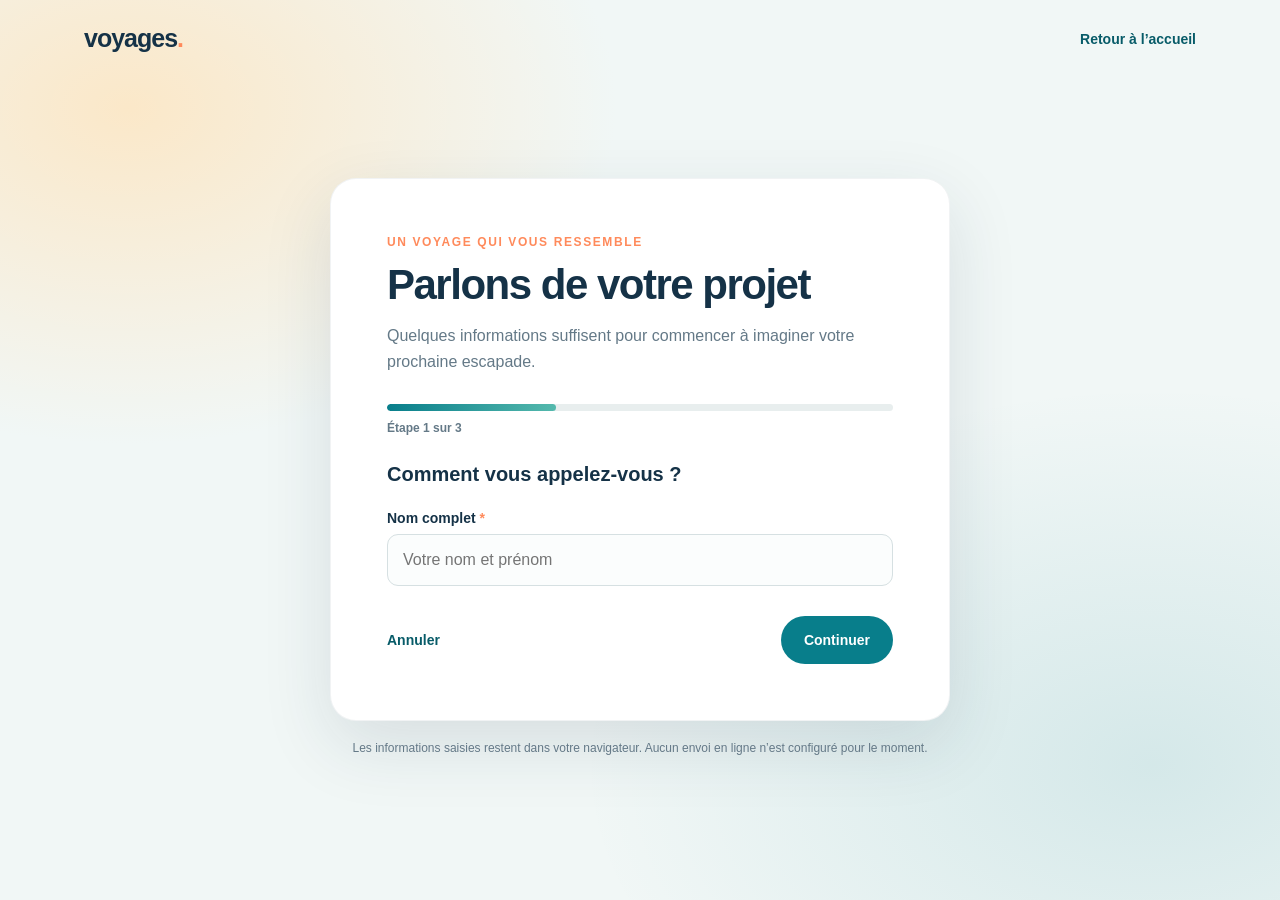
<file: formulaire/index.html>
<!DOCTYPE html>
<html lang="fr">
<head>
    <meta charset="UTF-8">
    <meta name="viewport" content="width=device-width, initial-scale=1.0">
    <meta name="description" content="Préparez votre demande de voyage en quelques étapes.">
    <title>Préparer mon voyage — Voyages</title>
    <link rel="stylesheet" href="style.css">
</head>
<body>
    <header class="booking-header">
        <a class="brand" href="../pages/index.php">voyages<span>.</span></a>
        <a class="back-link" href="../pages/index.php">Retour à l’accueil</a>
    </header>

    <main class="booking-shell">
        <section class="booking-card" aria-labelledby="booking-title">
            <p class="eyebrow">Un voyage qui vous ressemble</p>
            <h1 id="booking-title">Parlons de votre projet</h1>
            <p class="intro">Quelques informations suffisent pour commencer à imaginer votre prochaine escapade.</p>

            <div class="progress-track" role="progressbar" aria-label="Progression du formulaire" aria-valuemin="1" aria-valuemax="3" aria-valuenow="1">
                <div class="progress" id="progress"></div>
            </div>
            <p class="step-count" id="step-count" aria-live="polite">Étape 1 sur 3</p>

            <form id="booking-form" novalidate>
                <section class="step active" aria-labelledby="step1-title">
                    <h2 id="step1-title">Comment vous appelez-vous ?</h2>
                    <label for="name">Nom complet <span>*</span></label>
                    <input type="text" id="name" name="name" autocomplete="name" placeholder="Votre nom et prénom" required>
                    <div class="step-actions">
                        <a class="text-link" href="../pages/index.php">Annuler</a>
                        <button type="button" class="button next">Continuer</button>
                    </div>
                </section>

                <section class="step" aria-labelledby="step2-title" hidden>
                    <h2 id="step2-title">Comment vous joindre ?</h2>
                    <label for="email">Adresse e-mail <span>*</span></label>
                    <input type="email" id="email" name="email" autocomplete="email" placeholder="vous@exemple.fr" required>
                    <div class="step-actions">
                        <button type="button" class="button button-secondary prev">Retour</button>
                        <button type="button" class="button next">Continuer</button>
                    </div>
                </section>

                <section class="step" aria-labelledby="step3-title" hidden>
                    <h2 id="step3-title">Un numéro pour vous rappeler ?</h2>
                    <label for="phone">Téléphone <span>*</span></label>
                    <input type="tel" id="phone" name="phone" autocomplete="tel" placeholder="06 00 00 00 00" required>
                    <div class="step-actions">
                        <button type="button" class="button button-secondary prev">Retour</button>
                        <button type="submit" class="button">Terminer</button>
                    </div>
                </section>
                <p class="form-status" id="form-status" role="status" hidden></p>
            </form>
        </section>
        <p class="privacy-note">Les informations saisies restent dans votre navigateur. Aucun envoi en ligne n’est configuré pour le moment.</p>
    </main>
    <script src="formulaire.js"></script>
</body>
</html>
</file>
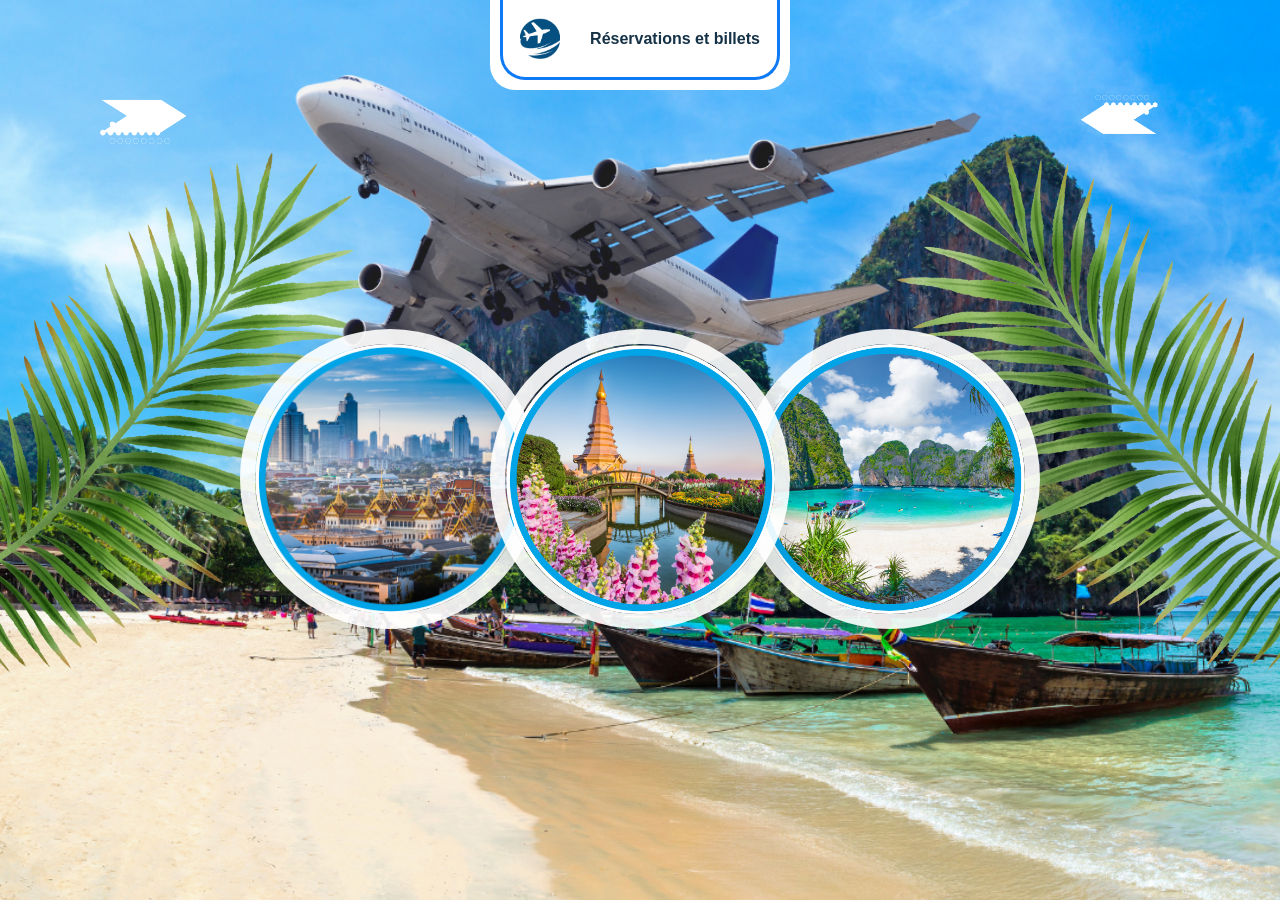
<file: pages/fiche_voyage.html>
<!DOCTYPE html>
<html lang="fr">

<head>
    <meta charset="UTF-8">
    <meta name="viewport" content="width=device-width, initial-scale=1.0">
    <meta name="description" content="Un aperçu de vos prochaines destinations et de vos billets de voyage.">
    <link rel="stylesheet" href="../css/fiche.css">
    <title>Réservations et billets — Voyages</title>
</head>

<body>
    <div class="bgi">
        <div class="tcenter">
            <div class="fwhite">
                <img src="../images/1c.png" alt="mini avion">
                <p>Réservations et billets</p>
            </div>
        </div>
        <div class="d_arrows" aria-hidden="true">
            <img src="../images/11c.png" alt="">
            <img src="../images/12c.png" alt="">
        </div>
        <div class="avion">
            <img src="../images/2c.png" alt="avion">
        </div>
        <div class="T_images">
            <div class="p_rel"><img src="../images/8c.png" alt="ville"></div>
            <div class="p_abs"><img src="../images/9c.png" alt="city"></div>
            <div class="p_norm"><img src="../images/10c.png" alt="country"></div>
        </div>

        <div class="palme1" aria-hidden="true"><img src="../images/3c.png" alt=""></div>
        <div class="palme2" aria-hidden="true"><img src="../images/4c.png" alt=""></div>

    </div>
</body>

</html>
</file>
<file: formulaire/style.css>
:root {
  --ink: #153247;
  --muted: #647987;
  --blue: #087e8b;
  --blue-dark: #075b68;
  --coral: #ff8a5b;
  --surface: #fff;
  --page: #f1f7f6;
}

* {
  box-sizing: border-box;
}

body {
  min-height: 100vh;
  margin: 0;
  padding: 0;
  background:
    radial-gradient(ellipse at 10% 12%, rgba(255, 226, 183, 0.72), transparent 30%),
    radial-gradient(ellipse at 90% 85%, rgba(8, 126, 139, 0.12), transparent 35%),
    var(--page);
  color: var(--ink);
  font-family: "Segoe UI", Arial, sans-serif;
}

.booking-header {
  display: flex;
  align-items: center;
  justify-content: space-between;
  max-width: 1160px;
  margin: auto;
  padding: 24px;
}

.brand {
  color: var(--ink);
  font-size: 25px;
  font-weight: 800;
  letter-spacing: -1px;
  text-decoration: none;
}

.brand span,
.eyebrow,
label span {
  color: var(--coral);
}

.back-link,
.text-link {
  color: var(--blue-dark);
  font-size: 14px;
  font-weight: 650;
  text-decoration: none;
}

.back-link:hover,
.text-link:hover {
  text-decoration: underline;
}

.booking-shell {
  display: grid;
  min-height: calc(100vh - 78px);
  align-content: center;
  justify-items: center;
  padding: 20px 24px 60px;
}

.booking-card {
  width: min(100%, 620px);
  padding: clamp(26px, 6vw, 56px);
  border: 1px solid rgba(21, 50, 71, 0.06);
  border-radius: 26px;
  background: var(--surface);
  box-shadow: 0 24px 70px rgba(21, 50, 71, 0.12);
}

.eyebrow {
  margin: 0 0 12px;
  font-size: 12px;
  font-weight: 800;
  letter-spacing: 1.6px;
  text-transform: uppercase;
}

h1 {
  margin: 0;
  font-size: clamp(30px, 5vw, 42px);
  letter-spacing: -1.5px;
}

.intro {
  margin: 14px 0 28px;
  color: var(--muted);
  line-height: 1.65;
}

.progress-track {
  height: 7px;
  overflow: hidden;
  border-radius: 8px;
  background: #e8eeee;
}

.progress {
  width: 0;
  height: 100%;
  border-radius: inherit;
  background: linear-gradient(90deg, var(--blue), #54b9ad);
  transition: width 220ms ease;
}

.step-count {
  margin: 10px 0 28px;
  color: var(--muted);
  font-size: 12px;
  font-weight: 650;
}

.step[hidden] {
  display: none;
}

.step h2 {
  margin: 0 0 24px;
  font-size: 20px;
}

.step label {
  display: block;
  margin-bottom: 8px;
  font-size: 14px;
  font-weight: 700;
}

.step input {
  width: 100%;
  min-height: 52px;
  padding: 13px 15px;
  border: 1px solid #d6e0e2;
  border-radius: 11px;
  background: #fbfdfd;
  color: var(--ink);
  font: inherit;
  outline: 0;
}

.step input:focus {
  border-color: var(--blue);
  box-shadow: 0 0 0 3px rgba(8, 126, 139, 0.12);
}

.step-actions {
  display: flex;
  align-items: center;
  justify-content: space-between;
  gap: 16px;
  margin-top: 30px;
}

.button {
  min-height: 48px;
  padding: 0 23px;
  border: 0;
  border-radius: 999px;
  background: var(--blue);
  color: white;
  font: 700 14px "Segoe UI", Arial, sans-serif;
  cursor: pointer;
  transition: background 180ms ease, transform 180ms ease;
}

.button:hover {
  transform: translateY(-1px);
  background: var(--blue-dark);
}

.button-secondary {
  border: 1px solid #d6e0e2;
  background: white;
  color: var(--ink);
}

.button-secondary:hover {
  background: #f1f7f6;
  color: var(--ink);
}

.form-status {
  margin: 20px 0 0;
  padding: 14px;
  border-radius: 10px;
  background: #fff3df;
  color: var(--blue-dark);
  font-size: 14px;
  line-height: 1.5;
}

.privacy-note {
  max-width: 590px;
  margin: 18px 0 0;
  color: var(--muted);
  font-size: 12px;
  line-height: 1.6;
  text-align: center;
}

:focus-visible {
  outline: 3px solid #ffbd8b;
  outline-offset: 3px;
}

@media (max-width: 520px) {
  .booking-header {
    padding: 18px;
  }

  .booking-shell {
    min-height: auto;
    padding: 15px 16px 38px;
  }

  .booking-card {
    padding: 26px 22px;
    border-radius: 20px;
  }

  .step-actions {
    align-items: stretch;
  }

  .step-actions .button {
    padding: 0 16px;
  }
}

@media (prefers-reduced-motion: reduce) {
  *,
  *::before,
  *::after {
    transition-duration: 0.01ms !important;
  }
}
</file>
<file: css/fiche.css>
*{
    margin: 0;
    padding: 0;
    box-sizing: border-box;
}
.bgi{
    background-image: url("../images/5.png");
    background-repeat: no-repeat;
    background-size: cover;
    background-position: center;
    width: 100%;
    height: 100vh;
}
.tcenter{
 background-color: #fff;
 border-radius: 25px;
 border-top-right-radius: 0;
 border-top-left-radius: 0;
 width: 300px;
 height: 90px;
 margin: 0 auto;
 padding: 10px;
 padding-top: 0;
}
.fwhite{
    border: 3px solid rgb(14, 122, 245);
    border-top: 0;
    display: flex;
    align-items: center;
    justify-content: center;
    border-radius: 25px;
    border-top-left-radius: 0;
    border-top-right-radius: 0;
    height: 80px;
  
}
.fwhite img{
 width:40px;
 margin-right: 30px;
}

.d_arrows{
    display: flex; 
    align-items: center;
    justify-content: space-between;
    padding: 0 100px;
}
.d_arrows img{
    width: 100px;
}
.avion{
    /* background-color: orange; */
    width: 700px;
    margin: 0 auto;
    margin-top: -130px;
    
}
.T_images{
    position: relative;
    display: flex;
    justify-content: space-between;
    width:800px ;
    /* background-color: red; */
    margin: 0 auto;
    margin-top: -50px;
 
}
.T_images img{
    width: 300px;
}
/* .p_abs{
    width:305px;
  
} */
.p_rel img{
    position: relative;
   
}
.p_abs {
    position: absolute;
    z-index: 1;
    left: 250px;
}
.p_norm img{
    position: relative;
}
.p_rel, .p_abs, .p_norm{
    border-radius: 50%;
    border: 15px solid rgb(95, 149, 250);
    display: flex;
    justify-content: center;
    align-items: center;
}
.palme1{
    position: absolute;
    top: 150px;
    left: -150px;
    width: 700px;
}
.palme2{
    position: absolute;
    top: 150px;
    right: -150px;

}

body {
    min-width: 320px;
    overflow-x: hidden;
    font-family: "Segoe UI", Arial, sans-serif;
}
.bgi {
    position: relative;
    min-height: 100vh;
    height: auto;
    overflow: hidden;
    padding-bottom: 48px;
}
.fwhite p {
    color: #153247;
    font-weight: 700;
}
.avion img {
    display: block;
    width: 100%;
    height: auto;
}
.T_images {
    width: min(800px, 94vw);
    align-items: center;
}
.T_images img {
    max-width: 100%;
    height: auto;
}
.p_rel, .p_abs, .p_norm {
    width: min(300px, 38vw);
    height: min(300px, 38vw);
    overflow: hidden;
    border-color: rgba(255, 255, 255, .9);
    box-shadow: 0 12px 35px rgba(21, 50, 71, .18);
}
.p_rel img, .p_abs img, .p_norm img {
    width: 100%;
    height: 100%;
    object-fit: cover;
}
.p_abs {
    left: 50%;
    transform: translateX(-50%);
}
.palme1, .palme2 {
    z-index: 0;
    pointer-events: none;
}
.d_arrows, .avion, .T_images, .tcenter {
    position: relative;
    z-index: 1;
}

@media (max-width: 760px) {
    .bgi {
        min-height: 100svh;
        background-position: center;
    }
    .tcenter {
        width: min(280px, 82vw);
    }
    .d_arrows {
        justify-content: space-around;
        padding: 0 18px;
    }
    .d_arrows img {
        width: clamp(54px, 15vw, 90px);
    }
    .avion {
        width: min(90vw, 560px);
        margin-top: -50px;
    }
    .T_images {
        width: 94vw;
        margin-top: -12px;
    }
    .p_rel, .p_abs, .p_norm {
        width: 34vw;
        height: 34vw;
        border-width: 7px;
    }
    .palme1 {
        top: 170px;
        left: -270px;
    }
    .palme2 {
        top: 170px;
        right: -270px;
    }
    .palme1 img, .palme2 img {
        max-width: 440px;
    }
}
</file>
